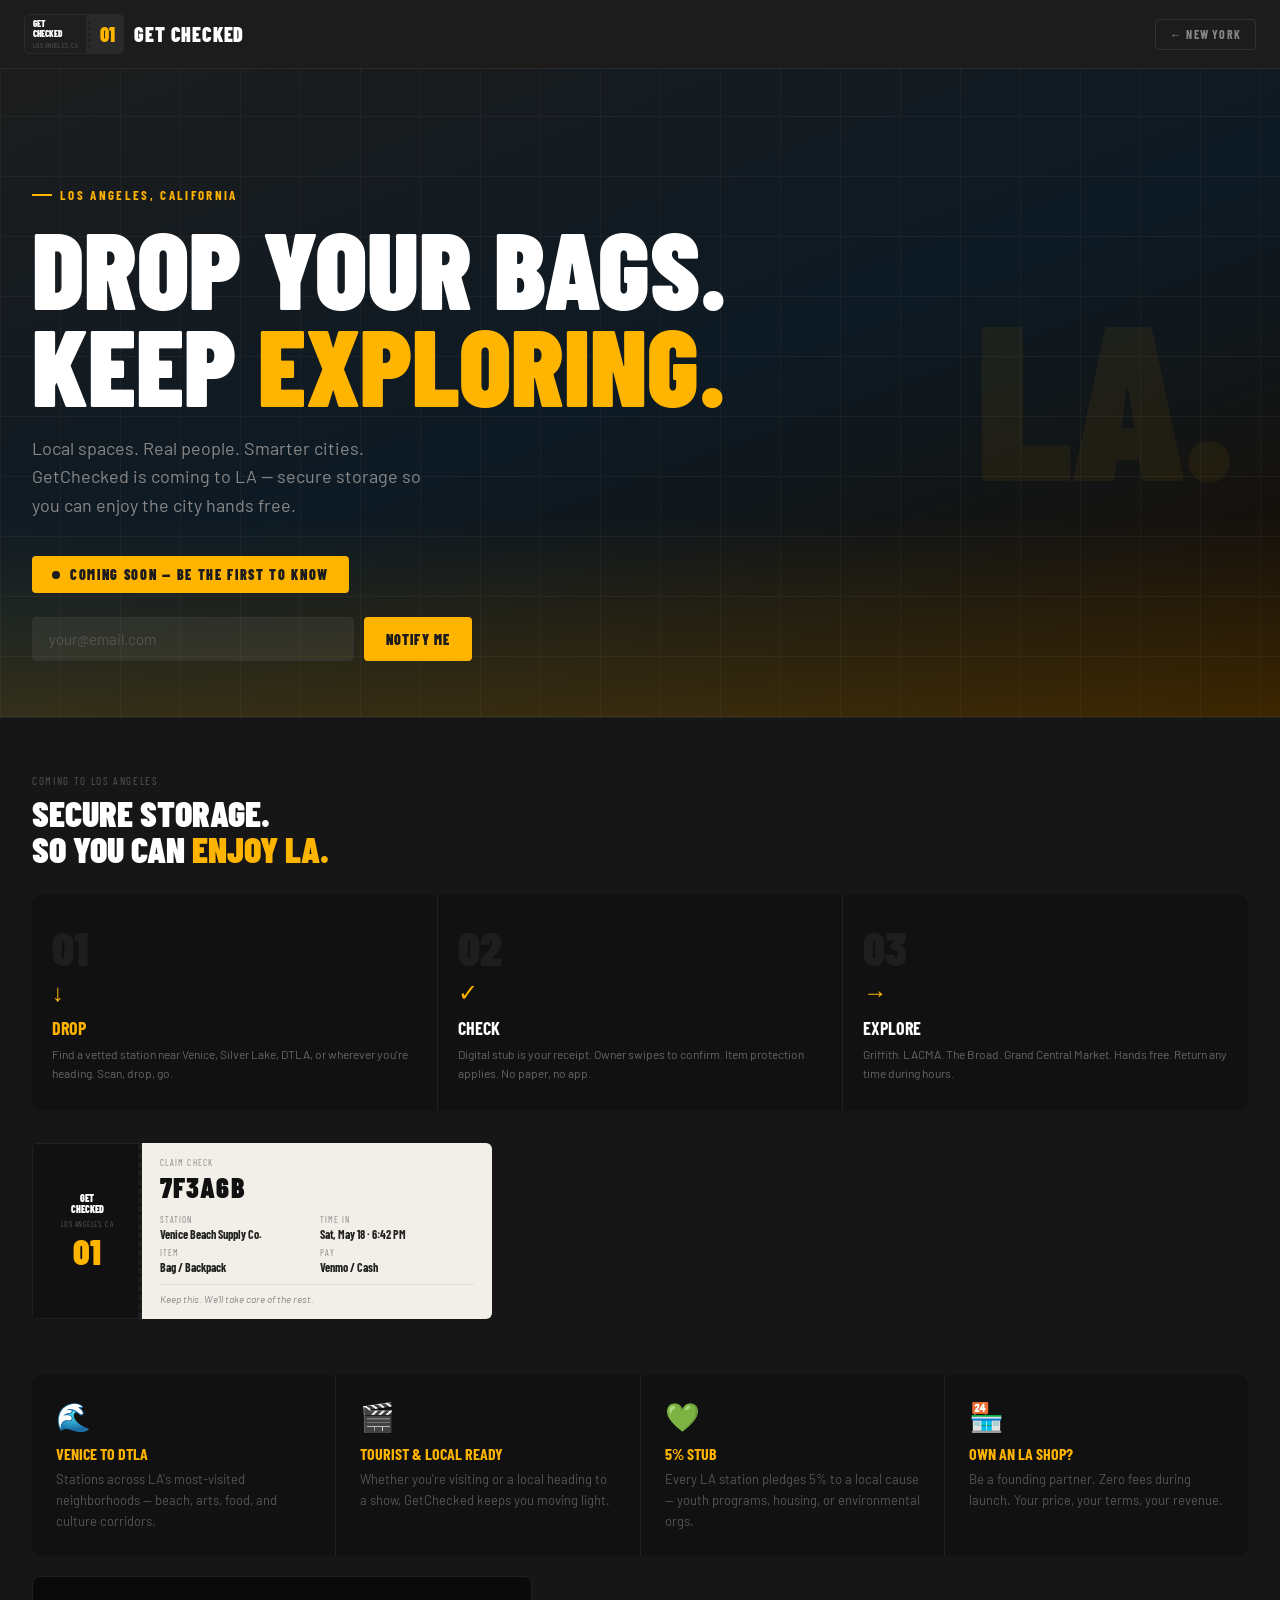
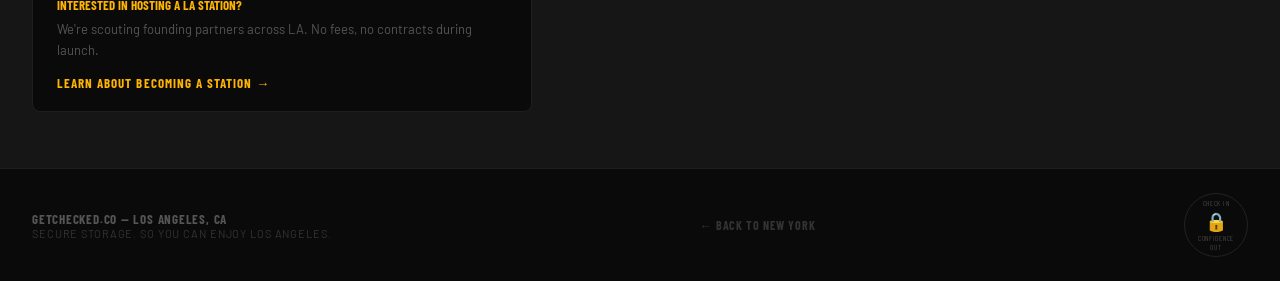
<file: public/cities/la/index.html>
<!DOCTYPE html>
<html lang="en">
<head>
  <meta charset="UTF-8">
  <meta name="viewport" content="width=device-width, initial-scale=1.0">
  <title>GetChecked Los Angeles — Coming Soon</title>
  <meta name="description" content="GetChecked is coming to Los Angeles. Drop your bags. Keep exploring.">
  <meta property="og:title" content="GetChecked Los Angeles — Coming Soon">
  <meta property="og:description" content="Secure storage so you can enjoy LA. Launching soon.">
  <link rel="icon" href="/favicon.svg" type="image/svg+xml">
  <link rel="stylesheet" href="https://fonts.googleapis.com/css2?family=Barlow+Condensed:wght@400;700;900&family=Barlow:wght@400;500;600&display=swap">
  <style>
    :root {
      --asphalt:  #1C1C1C;
      --concrete: #B7B7B7;
      --gold:     #FFB400;
      --pacific:  #245B7A;
      --palm:     #2E7D6B;
      --offwhite: #F2EFE8;
      --white:    #FFFFFF;
      --font-d:   'Barlow Condensed', sans-serif;
      --font-b:   'Barlow', sans-serif;
    }
    *, *::before, *::after { box-sizing: border-box; margin: 0; padding: 0; }
    html { -webkit-font-smoothing: antialiased; }
    body { font-family: var(--font-b); background: var(--asphalt); color: var(--white); min-height: 100vh; overflow-x: hidden; }

    /* ── Nav ── */
    .nav {
      display: flex; align-items: center; justify-content: space-between;
      padding: 14px 24px; border-bottom: 1px solid #2a2a2a;
      background: var(--asphalt); position: sticky; top: 0; z-index: 100;
    }
    .stub-logo { display: flex; align-items: center; gap: 10px; text-decoration: none; }
    .stub-icon { display: flex; align-items: stretch; background: #1e1e1e; border: 1px solid #2a2a2a; border-radius: 5px; overflow: hidden; height: 40px; }
    .stub-icon-left { padding: 5px 8px; display: flex; flex-direction: column; justify-content: center; }
    .stub-icon-left span { font-family: var(--font-d); font-weight: 900; font-size: 9px; color: var(--white); text-transform: uppercase; line-height: 1.1; }
    .stub-icon-left small { font-family: var(--font-d); font-size: 7px; color: #555; text-transform: uppercase; letter-spacing: .06em; margin-top: 2px; display: block; }
    .stub-icon-perf { width: 6px; display: flex; flex-direction: column; justify-content: space-around; align-items: center; padding: 4px 0; background: #2a2a2a; }
    .stub-icon-perf span { width: 3px; height: 3px; background: var(--asphalt); border-radius: 50%; display: block; }
    .stub-icon-right { padding: 4px 8px; display: flex; align-items: center; background: #2a2a2a; }
    .stub-icon-right span { font-family: var(--font-d); font-weight: 900; font-size: 20px; color: var(--gold); line-height: 1; }
    .stub-wordmark { font-family: var(--font-d); font-weight: 900; font-size: 20px; letter-spacing: .04em; text-transform: uppercase; color: var(--white); }
    .nav-back { font-family: var(--font-d); font-weight: 700; font-size: 12px; letter-spacing: .1em; text-transform: uppercase; color: #888; text-decoration: none; border: 1px solid #333; border-radius: 4px; padding: 7px 14px; }
    .nav-back:hover { border-color: var(--gold); color: var(--gold); }

    /* ── Hero ── */
    .hero {
      min-height: 72vh; display: flex; flex-direction: column;
      justify-content: flex-end; padding: 60px 32px 56px;
      position: relative; overflow: hidden;
      background: linear-gradient(160deg, #1C1C1C 0%, #0d1a24 50%, #1a0d00 100%);
    }
    .hero-sunset {
      position: absolute; bottom: 0; left: 0; right: 0; height: 200px;
      background: linear-gradient(to top, rgba(255,180,0,.15) 0%, transparent 100%);
      pointer-events: none;
    }
    .hero-grid-lines {
      position: absolute; top: 0; left: 0; right: 0; bottom: 0;
      opacity: .04; pointer-events: none;
      background-image: repeating-linear-gradient(0deg, #fff 0px, #fff 1px, transparent 1px, transparent 60px),
                        repeating-linear-gradient(90deg, #fff 0px, #fff 1px, transparent 1px, transparent 60px);
    }
    .hero-eyebrow {
      font-family: var(--font-d); font-weight: 700; font-size: 13px;
      letter-spacing: .18em; text-transform: uppercase; color: var(--gold);
      margin-bottom: 16px; display: flex; align-items: center; gap: 8px; position: relative;
    }
    .hero-eyebrow::before { content: ''; display: inline-block; width: 20px; height: 2px; background: var(--gold); }
    .hero h1 {
      font-family: var(--font-d); font-weight: 900;
      font-size: clamp(56px, 11vw, 108px);
      line-height: .9; text-transform: uppercase; color: var(--white);
      margin-bottom: 20px; position: relative;
    }
    .hero h1 em { color: var(--gold); font-style: normal; }
    .hero-sub { font-size: 18px; color: #888; max-width: 420px; line-height: 1.6; margin-bottom: 36px; position: relative; }

    /* ── LA monogram ── */
    .la-mono {
      position: absolute; right: 48px; top: 50%; transform: translateY(-50%);
      font-family: var(--font-d); font-weight: 900; font-size: clamp(120px, 18vw, 220px);
      color: rgba(255,180,0,.06); line-height: 1; pointer-events: none; user-select: none;
      letter-spacing: -.02em;
    }

    /* ── Coming soon badge ── */
    .cs-badge {
      display: inline-flex; align-items: center; gap: 10px;
      background: var(--gold); color: var(--asphalt);
      font-family: var(--font-d); font-weight: 900; font-size: 14px;
      letter-spacing: .12em; text-transform: uppercase;
      padding: 10px 20px; border-radius: 4px; margin-bottom: 24px; position: relative;
    }
    .cs-dot { width: 8px; height: 8px; background: var(--asphalt); border-radius: 50%; animation: pulse 2s infinite; }
    @keyframes pulse { 0%,100%{opacity:1} 50%{opacity:.3} }

    /* ── Notify form ── */
    .notify-form { display: flex; gap: 10px; max-width: 440px; flex-wrap: wrap; position: relative; }
    .notify-input {
      flex: 1; min-width: 200px; background: rgba(255,255,255,.06);
      border: 1.5px solid #333; border-radius: 4px;
      padding: 12px 16px; color: var(--white); font-family: var(--font-b);
      font-size: 15px; outline: none;
    }
    .notify-input::placeholder { color: #555; }
    .notify-input:focus { border-color: var(--gold); }
    .notify-btn {
      background: var(--gold); color: var(--asphalt); font-family: var(--font-d);
      font-weight: 900; font-size: 14px; letter-spacing: .08em; text-transform: uppercase;
      padding: 12px 22px; border: none; border-radius: 4px; cursor: pointer; transition: opacity .15s;
    }
    .notify-btn:hover { opacity: .88; }

    /* ── Preview section ── */
    .preview-section { padding: 56px 32px; background: #161616; border-top: 1px solid #222; }
    .section-label { font-family: var(--font-d); font-size: 11px; letter-spacing: .15em; text-transform: uppercase; color: #555; margin-bottom: 8px; }
    .section-head { font-family: var(--font-d); font-weight: 900; font-size: 36px; text-transform: uppercase; color: var(--white); margin-bottom: 28px; line-height: 1; }
    .section-head em { color: var(--gold); font-style: normal; }

    .pillars { display: grid; grid-template-columns: repeat(3, 1fr); gap: 1px; background: #222; border-radius: 8px; overflow: hidden; margin-bottom: 32px; }
    .pillar { background: #111; padding: 28px 20px; }
    .pillar-num { font-family: var(--font-d); font-weight: 900; font-size: 48px; color: #1e1e1e; line-height: 1; margin-bottom: 6px; }
    .pillar-icon { font-size: 24px; color: var(--gold); margin-bottom: 10px; }
    .pillar-head { font-family: var(--font-d); font-weight: 700; font-size: 18px; text-transform: uppercase; margin-bottom: 6px; }
    .pillar-head.gold { color: var(--gold); }
    .pillar-body { font-size: 12px; color: #666; line-height: 1.6; }

    /* ── Stub preview ── */
    .stub-preview { display: flex; max-width: 460px; border-radius: 6px; overflow: hidden; }
    .stub-l { background: #111; border: 1px solid #222; padding: 18px 14px; min-width: 110px; display: flex; flex-direction: column; align-items: center; justify-content: center; position: relative; }
    .stub-l::after { content: ''; position: absolute; right: 0; top: 0; bottom: 0; border-right: 3px dashed #1e1e1e; }
    .stub-l-logo { font-family: var(--font-d); font-weight: 900; font-size: 10px; color: var(--white); text-transform: uppercase; text-align: center; line-height: 1.1; margin-bottom: 4px; }
    .stub-l-city { font-family: var(--font-d); font-size: 8px; color: #555; text-transform: uppercase; letter-spacing: .06em; margin-bottom: 4px; }
    .stub-l-num { font-family: var(--font-d); font-weight: 900; font-size: 36px; color: var(--gold); line-height: 1; }
    .stub-r { background: #f2efe8; padding: 14px 18px; flex: 1; }
    .stub-r-label { font-size: 9px; text-transform: uppercase; letter-spacing: .12em; color: #888; margin-bottom: 2px; font-family: var(--font-d); }
    .stub-r-code { font-family: var(--font-d); font-weight: 900; font-size: 28px; color: #111; letter-spacing: .04em; margin-bottom: 10px; }
    .stub-r-grid { display: grid; grid-template-columns: 1fr 1fr; gap: 6px; }
    .stub-r-val { font-family: var(--font-d); font-weight: 700; font-size: 12px; color: #222; }
    .stub-r-foot { font-size: 10px; color: #888; border-top: 1px solid #e2dfd6; padding-top: 8px; margin-top: 10px; font-style: italic; }

    /* ── Why LA ── */
    .why-section { padding: 0 32px 56px; background: #161616; }
    .why-grid { display: grid; grid-template-columns: repeat(auto-fit, minmax(200px, 1fr)); gap: 1px; background: #222; border-radius: 8px; overflow: hidden; }
    .why-item { background: #111; padding: 24px; }
    .why-icon { font-size: 28px; margin-bottom: 10px; }
    .why-head { font-family: var(--font-d); font-weight: 700; font-size: 16px; text-transform: uppercase; color: var(--gold); margin-bottom: 6px; }
    .why-body { font-size: 13px; color: #555; line-height: 1.6; }

    /* ── Footer ── */
    .footer { border-top: 1px solid #1e1e1e; padding: 24px 32px; display: flex; justify-content: space-between; align-items: center; flex-wrap: wrap; gap: 12px; background: #0a0a0a; }
    .footer-brand { font-family: var(--font-d); font-weight: 700; font-size: 13px; color: #555; text-transform: uppercase; letter-spacing: .06em; }
    .footer-tag { font-size: 11px; color: #333; text-transform: uppercase; letter-spacing: .08em; }
    .footer-seal { width: 64px; height: 64px; border-radius: 50%; border: 1.5px solid #222; display: flex; flex-direction: column; align-items: center; justify-content: center; text-align: center; padding: 8px; }
    .footer-seal-text { font-family: var(--font-d); font-size: 7px; letter-spacing: .1em; text-transform: uppercase; color: #444; line-height: 1.3; }

    @media (max-width: 600px) {
      .hero { padding: 48px 20px 40px; min-height: auto; padding-top: 80px; }
      .preview-section, .why-section { padding-left: 20px; padding-right: 20px; }
      .pillars { grid-template-columns: 1fr; }
      .la-mono { display: none; }
      .stub-wordmark { display: none; }
    }
  </style>
</head>
<body>

<nav class="nav">
  <a href="/" class="stub-logo">
    <div class="stub-icon">
      <div class="stub-icon-left"><span>GET<br>CHECKED</span><small>Los Angeles, CA</small></div>
      <div class="stub-icon-perf"><span></span><span></span><span></span><span></span><span></span></div>
      <div class="stub-icon-right"><span>01</span></div>
    </div>
    <span class="stub-wordmark">Get Checked</span>
  </a>
  <a href="/" class="nav-back">← New York</a>
</nav>

<section class="hero">
  <div class="hero-grid-lines" aria-hidden="true"></div>
  <div class="hero-sunset" aria-hidden="true"></div>
  <div class="la-mono" aria-hidden="true">LA.</div>
  <div style="position:relative;z-index:1">
    <div class="hero-eyebrow">Los Angeles, California</div>
    <h1>Drop your bags.<br>Keep <em>exploring.</em></h1>
    <p class="hero-sub">Local spaces. Real people. Smarter cities. GetChecked is coming to LA — secure storage so you can enjoy the city hands free.</p>
    <div class="cs-badge"><span class="cs-dot"></span>Coming soon — be the first to know</div>
    <form class="notify-form" name="la-notify" method="POST" data-netlify="true" action="/cities/la/thanks">
      <input type="hidden" name="form-name" value="la-notify">
      <input class="notify-input" name="email" type="email" placeholder="your@email.com" required>
      <input type="hidden" name="city" value="Los Angeles">
      <button type="submit" class="notify-btn">Notify me</button>
    </form>
  </div>
</section>

<section class="preview-section">
  <div class="section-label">Coming to Los Angeles</div>
  <h2 class="section-head">Secure storage.<br>So you can <em>enjoy LA.</em></h2>

  <div class="pillars">
    <div class="pillar">
      <div class="pillar-num">01</div>
      <div class="pillar-icon">↓</div>
      <div class="pillar-head gold">Drop</div>
      <p class="pillar-body">Find a vetted station near Venice, Silver Lake, DTLA, or wherever you're heading. Scan, drop, go.</p>
    </div>
    <div class="pillar">
      <div class="pillar-num">02</div>
      <div class="pillar-icon">✓</div>
      <div class="pillar-head">Check</div>
      <p class="pillar-body">Digital stub is your receipt. Owner swipes to confirm. Item protection applies. No paper, no app.</p>
    </div>
    <div class="pillar">
      <div class="pillar-num">03</div>
      <div class="pillar-icon">→</div>
      <div class="pillar-head">Explore</div>
      <p class="pillar-body">Griffith. LACMA. The Broad. Grand Central Market. Hands free. Return any time during hours.</p>
    </div>
  </div>

  <div class="stub-preview">
    <div class="stub-l">
      <div class="stub-l-logo">GET<br>CHECKED</div>
      <div class="stub-l-city">LOS ANGELES, CA</div>
      <div class="stub-l-num">01</div>
    </div>
    <div class="stub-r">
      <div class="stub-r-label">Claim check</div>
      <div class="stub-r-code">7F3A6B</div>
      <div class="stub-r-grid">
        <div><div class="stub-r-label">Station</div><div class="stub-r-val">Venice Beach Supply Co.</div></div>
        <div><div class="stub-r-label">Time in</div><div class="stub-r-val">Sat, May 18 · 6:42 PM</div></div>
        <div><div class="stub-r-label">Item</div><div class="stub-r-val">Bag / Backpack</div></div>
        <div><div class="stub-r-label">Pay</div><div class="stub-r-val">Venmo / Cash</div></div>
      </div>
      <div class="stub-r-foot">Keep this. We'll take care of the rest.</div>
    </div>
  </div>
</section>

<section class="why-section">
  <div class="why-grid">
    <div class="why-item">
      <div class="why-icon">🌊</div>
      <div class="why-head">Venice to DTLA</div>
      <div class="why-body">Stations across LA's most-visited neighborhoods — beach, arts, food, and culture corridors.</div>
    </div>
    <div class="why-item">
      <div class="why-icon">🎬</div>
      <div class="why-head">Tourist & local ready</div>
      <div class="why-body">Whether you're visiting or a local heading to a show, GetChecked keeps you moving light.</div>
    </div>
    <div class="why-item">
      <div class="why-icon">💚</div>
      <div class="why-head">5% Stub</div>
      <div class="why-body">Every LA station pledges 5% to a local cause — youth programs, housing, or environmental orgs.</div>
    </div>
    <div class="why-item">
      <div class="why-icon">🏪</div>
      <div class="why-head">Own an LA shop?</div>
      <div class="why-body">Be a founding partner. Zero fees during launch. Your price, your terms, your revenue.</div>
    </div>
  </div>
  <div style="margin-top:20px;padding:20px 24px;background:#0a0a0a;border:1px solid #1e1e1e;border-radius:8px;max-width:500px">
    <div style="font-family:var(--font-d);font-weight:700;font-size:13px;text-transform:uppercase;color:var(--gold);margin-bottom:6px">Interested in hosting a LA station?</div>
    <p style="font-size:13px;color:#555;line-height:1.6;margin-bottom:12px">We're scouting founding partners across LA. No fees, no contracts during launch.</p>
    <a href="/partner" style="font-family:var(--font-d);font-weight:700;font-size:13px;text-transform:uppercase;letter-spacing:.08em;color:var(--gold);text-decoration:none">Learn about becoming a station →</a>
  </div>
</section>

<footer class="footer">
  <div>
    <div class="footer-brand">getchecked.co — Los Angeles, CA</div>
    <div class="footer-tag">Secure storage. So you can enjoy Los Angeles.</div>
  </div>
  <a href="/" style="font-family:var(--font-d);font-weight:700;font-size:12px;color:#333;text-decoration:none;text-transform:uppercase;letter-spacing:.08em">← Back to New York</a>
  <div class="footer-seal">
    <div class="footer-seal-text">CHECK IN</div>
    <div style="font-size:18px;color:#444;margin:2px 0">🔒</div>
    <div class="footer-seal-text">CONFIDENCE OUT</div>
  </div>
</footer>

</body>
</html>
</file>
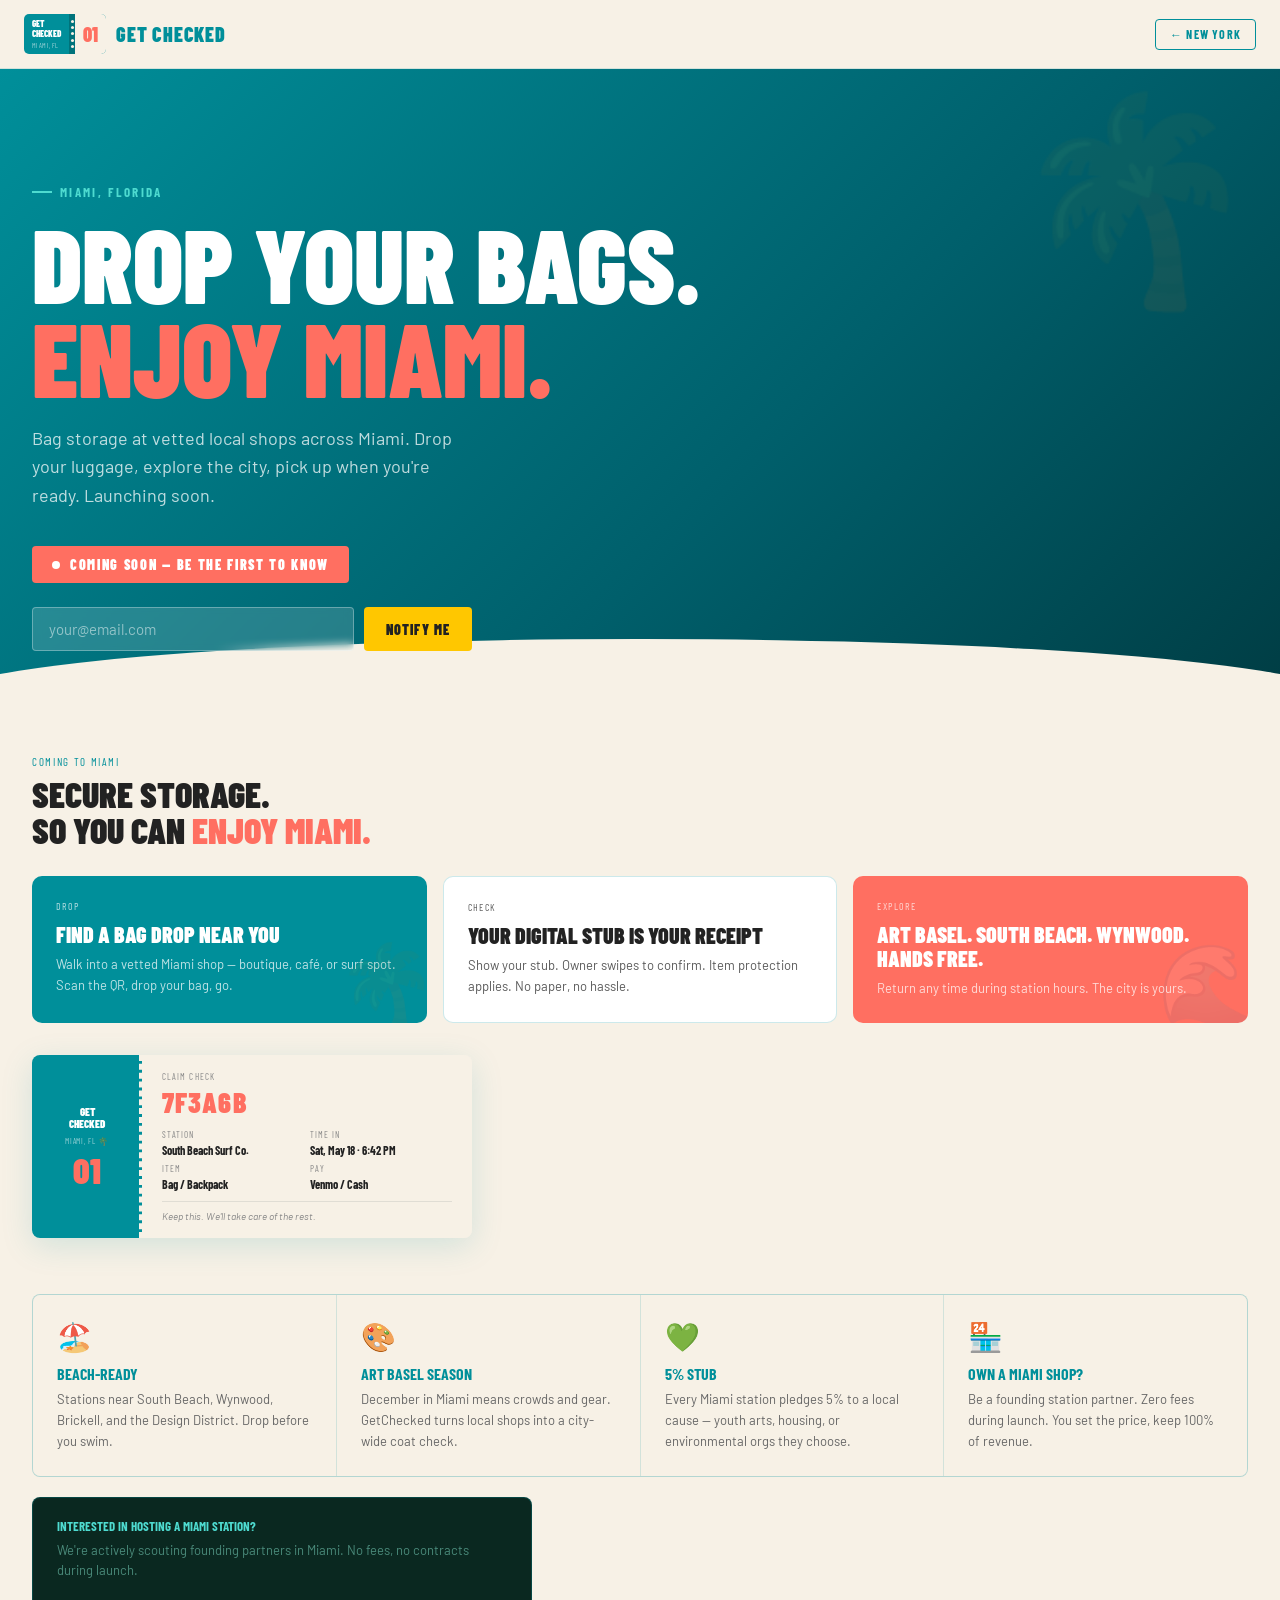
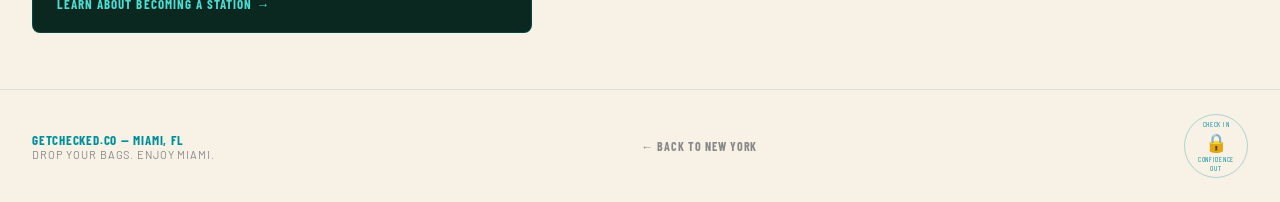
<file: public/cities/miami/index.html>
<!DOCTYPE html>
<html lang="en">
<head>
  <meta charset="UTF-8">
  <meta name="viewport" content="width=device-width, initial-scale=1.0">
  <title>GetChecked Miami — Secure Bag Storage. Hands Free in Miami.</title>
  <meta name="description" content="GetChecked is coming to Miami. Drop your bags at a local shop and explore the city hands free.">
  <meta property="og:title" content="GetChecked Miami — Drop your bags. Enjoy Miami.">
  <meta property="og:description" content="Secure storage so you can enjoy Miami. Launching soon.">
  <link rel="icon" href="/favicon.svg" type="image/svg+xml">
  <link rel="preconnect" href="https://fonts.googleapis.com">
  <link rel="stylesheet" href="https://fonts.googleapis.com/css2?family=Barlow+Condensed:wght@400;700;900&family=Barlow:wght@400;500;600&display=swap">
  <style>
    :root {
      --teal:   #008F9A;
      --aqua:   #4EDBD0;
      --coral:  #FF6F61;
      --pink:   #FF4FA3;
      --sun:    #FFC700;
      --sand:   #F7F1E6;
      --char:   #222222;
      --white:  #FFFFFF;
      --font-d: 'Barlow Condensed', sans-serif;
      --font-b: 'Barlow', sans-serif;
    }
    *, *::before, *::after { box-sizing: border-box; margin: 0; padding: 0; }
    html { -webkit-font-smoothing: antialiased; }

    body {
      font-family: var(--font-b);
      background: var(--sand);
      color: var(--char);
      min-height: 100vh;
      overflow-x: hidden;
    }

    /* ── Nav ── */
    .nav {
      display: flex; align-items: center; justify-content: space-between;
      padding: 14px 24px; border-bottom: 1px solid rgba(0,143,154,.15);
      background: var(--sand); position: sticky; top: 0; z-index: 100;
    }
    .stub-logo { display: flex; align-items: center; gap: 10px; text-decoration: none; }
    .stub-icon {
      display: flex; align-items: stretch; background: var(--teal);
      border-radius: 5px; overflow: hidden; height: 40px;
    }
    .stub-icon-left { padding: 5px 8px; display: flex; flex-direction: column; justify-content: center; }
    .stub-icon-left span { font-family: var(--font-d); font-weight: 900; font-size: 9px; color: var(--white); text-transform: uppercase; line-height: 1.1; }
    .stub-icon-left small { font-family: var(--font-d); font-size: 7px; color: rgba(255,255,255,.6); text-transform: uppercase; letter-spacing: .06em; margin-top: 2px; display: block; }
    .stub-icon-perf { width: 6px; display: flex; flex-direction: column; justify-content: space-around; align-items: center; padding: 4px 0; background: rgba(0,0,0,.2); }
    .stub-icon-perf span { width: 3px; height: 3px; background: var(--sand); border-radius: 50%; display: block; }
    .stub-icon-right { padding: 4px 8px; display: flex; align-items: center; background: var(--sand); }
    .stub-icon-right span { font-family: var(--font-d); font-weight: 900; font-size: 20px; color: var(--coral); line-height: 1; }
    .stub-wordmark { font-family: var(--font-d); font-weight: 900; font-size: 20px; letter-spacing: .04em; text-transform: uppercase; color: var(--teal); }
    .nav-back { font-family: var(--font-d); font-weight: 700; font-size: 12px; letter-spacing: .1em; text-transform: uppercase; color: var(--teal); text-decoration: none; border: 1.5px solid var(--teal); border-radius: 4px; padding: 7px 14px; }
    .nav-back:hover { background: var(--teal); color: var(--white); }

    /* ── Hero ── */
    .hero {
      min-height: 70vh; display: flex; flex-direction: column;
      justify-content: flex-end; padding: 60px 32px 48px;
      position: relative; overflow: hidden;
      background: linear-gradient(135deg, var(--teal) 0%, #005f6b 60%, #003d44 100%);
    }
    .hero-palms {
      position: absolute; top: 0; right: 0; bottom: 0; left: 0;
      opacity: .08; font-size: 200px; display: flex; align-items: flex-start;
      justify-content: flex-end; padding: 20px; pointer-events: none;
      user-select: none; line-height: 1;
    }
    .hero-waves {
      position: absolute; bottom: 0; left: 0; right: 0; height: 60px;
      background: var(--sand); clip-path: ellipse(55% 100% at 50% 100%);
    }
    .hero-eyebrow {
      font-family: var(--font-d); font-weight: 700; font-size: 13px;
      letter-spacing: .18em; text-transform: uppercase; color: var(--aqua);
      margin-bottom: 16px; display: flex; align-items: center; gap: 8px;
    }
    .hero-eyebrow::before { content: ''; display: inline-block; width: 20px; height: 2px; background: var(--aqua); }
    .hero h1 {
      font-family: var(--font-d); font-weight: 900; font-size: clamp(56px, 11vw, 104px);
      line-height: .9; text-transform: uppercase; color: var(--white);
      margin-bottom: 20px; position: relative;
    }
    .hero h1 em { color: var(--coral); font-style: normal; }
    .hero-sub { font-size: 18px; color: rgba(255,255,255,.75); max-width: 420px; line-height: 1.6; margin-bottom: 36px; }

    /* ── Coming soon badge ── */
    .cs-badge {
      display: inline-flex; align-items: center; gap: 10px;
      background: var(--coral); color: var(--white);
      font-family: var(--font-d); font-weight: 900; font-size: 14px;
      letter-spacing: .12em; text-transform: uppercase;
      padding: 10px 20px; border-radius: 4px; margin-bottom: 24px;
    }
    .cs-dot { width: 8px; height: 8px; background: var(--white); border-radius: 50%; animation: pulse 2s infinite; }
    @keyframes pulse { 0%,100%{opacity:1} 50%{opacity:.3} }

    /* ── Notify form ── */
    .notify-form { display: flex; gap: 10px; max-width: 440px; flex-wrap: wrap; }
    .notify-input {
      flex: 1; min-width: 200px; background: rgba(255,255,255,.15);
      border: 1.5px solid rgba(255,255,255,.3); border-radius: 4px;
      padding: 12px 16px; color: var(--white); font-family: var(--font-b);
      font-size: 15px; outline: none; backdrop-filter: blur(4px);
    }
    .notify-input::placeholder { color: rgba(255,255,255,.5); }
    .notify-input:focus { border-color: var(--aqua); }
    .notify-btn {
      background: var(--sun); color: var(--char); font-family: var(--font-d);
      font-weight: 900; font-size: 14px; letter-spacing: .08em; text-transform: uppercase;
      padding: 12px 22px; border: none; border-radius: 4px; cursor: pointer;
      transition: opacity .15s;
    }
    .notify-btn:hover { opacity: .88; }
    .notify-thanks { display: none; font-family: var(--font-d); font-weight: 700; font-size: 14px; color: var(--aqua); letter-spacing: .1em; text-transform: uppercase; margin-top: 8px; }

    /* ── Brand preview ── */
    .brand-section { padding: 56px 32px; background: var(--sand); }
    .section-label { font-family: var(--font-d); font-size: 11px; letter-spacing: .15em; text-transform: uppercase; color: var(--teal); margin-bottom: 8px; }
    .section-head { font-family: var(--font-d); font-weight: 900; font-size: 36px; text-transform: uppercase; color: var(--char); margin-bottom: 28px; line-height: 1; }
    .section-head em { color: var(--coral); font-style: normal; }

    .preview-grid { display: grid; grid-template-columns: repeat(auto-fit, minmax(240px, 1fr)); gap: 16px; }
    .preview-card {
      border-radius: 10px; padding: 24px; position: relative; overflow: hidden;
    }
    .preview-card.teal { background: var(--teal); color: var(--white); }
    .preview-card.sand { background: var(--white); border: 1.5px solid rgba(0,143,154,.2); color: var(--char); }
    .preview-card.coral { background: var(--coral); color: var(--white); }
    .preview-card-label { font-family: var(--font-d); font-size: 10px; letter-spacing: .14em; text-transform: uppercase; opacity: .7; margin-bottom: 10px; }
    .preview-card-head { font-family: var(--font-d); font-weight: 900; font-size: 22px; text-transform: uppercase; line-height: 1.1; margin-bottom: 8px; }
    .preview-card-body { font-size: 13px; opacity: .75; line-height: 1.6; }
    .palm-deco { position: absolute; right: -10px; bottom: -10px; font-size: 80px; opacity: .08; pointer-events: none; user-select: none; }

    /* ── Stub preview ── */
    .stub-preview {
      display: flex; max-width: 440px; border-radius: 8px;
      overflow: hidden; margin-top: 32px; box-shadow: 0 8px 32px rgba(0,143,154,.15);
    }
    .stub-l {
      background: var(--teal); padding: 20px 16px; min-width: 110px;
      display: flex; flex-direction: column; align-items: center;
      justify-content: center; position: relative;
    }
    .stub-l::after { content: ''; position: absolute; right: 0; top: 0; bottom: 0; border-right: 3px dashed var(--sand); }
    .stub-l-logo { font-family: var(--font-d); font-weight: 900; font-size: 11px; color: var(--white); text-transform: uppercase; text-align: center; line-height: 1.1; margin-bottom: 6px; }
    .stub-l-city { font-family: var(--font-d); font-size: 8px; color: rgba(255,255,255,.6); text-transform: uppercase; letter-spacing: .08em; margin-bottom: 6px; }
    .stub-l-num { font-family: var(--font-d); font-weight: 900; font-size: 36px; color: var(--coral); line-height: 1; }
    .stub-r { background: var(--sand); padding: 16px 20px; flex: 1; }
    .stub-r-label { font-size: 9px; text-transform: uppercase; letter-spacing: .12em; color: #888; margin-bottom: 3px; font-family: var(--font-d); }
    .stub-r-code { font-family: var(--font-d); font-weight: 900; font-size: 28px; color: var(--teal); letter-spacing: .04em; margin-bottom: 10px; }
    .stub-r-grid { display: grid; grid-template-columns: 1fr 1fr; gap: 6px; }
    .stub-r-val { font-family: var(--font-d); font-weight: 700; font-size: 12px; color: var(--char); }
    .stub-r-foot { font-size: 10px; color: #888; border-top: 1px solid #e0ddd4; padding-top: 8px; margin-top: 10px; font-style: italic; }

    /* ── Why Miami ── */
    .why-section { padding: 0 32px 56px; }
    .why-grid { display: grid; grid-template-columns: repeat(auto-fit, minmax(200px, 1fr)); gap: 1px; background: rgba(0,143,154,.15); border: 1px solid rgba(0,143,154,.15); border-radius: 8px; overflow: hidden; }
    .why-item { background: var(--sand); padding: 24px; }
    .why-icon { font-size: 28px; margin-bottom: 10px; }
    .why-head { font-family: var(--font-d); font-weight: 700; font-size: 16px; text-transform: uppercase; color: var(--teal); margin-bottom: 6px; }
    .why-body { font-size: 13px; color: #666; line-height: 1.6; }

    /* ── Footer ── */
    .footer {
      border-top: 1px solid rgba(0,143,154,.15); padding: 24px 32px;
      display: flex; justify-content: space-between; align-items: center;
      flex-wrap: wrap; gap: 12px; background: var(--sand);
    }
    .footer-brand { font-family: var(--font-d); font-weight: 700; font-size: 13px; color: var(--teal); text-transform: uppercase; letter-spacing: .06em; }
    .footer-tag { font-size: 11px; color: #888; text-transform: uppercase; letter-spacing: .08em; }
    .footer-seal {
      width: 64px; height: 64px; border-radius: 50%;
      border: 1.5px solid rgba(0,143,154,.3);
      display: flex; flex-direction: column; align-items: center; justify-content: center; text-align: center; padding: 8px;
    }
    .footer-seal-text { font-family: var(--font-d); font-size: 7px; letter-spacing: .1em; text-transform: uppercase; color: var(--teal); line-height: 1.3; }

    @media (max-width: 600px) {
      .hero { padding: 48px 20px 40px; min-height: auto; padding-top: 80px; }
      .brand-section, .why-section { padding-left: 20px; padding-right: 20px; }
      .stub-wordmark { display: none; }
    }
  </style>
</head>
<body>

<nav class="nav">
  <a href="/" class="stub-logo">
    <div class="stub-icon">
      <div class="stub-icon-left"><span>GET<br>CHECKED</span><small>Miami, FL</small></div>
      <div class="stub-icon-perf"><span></span><span></span><span></span><span></span><span></span></div>
      <div class="stub-icon-right"><span>01</span></div>
    </div>
    <span class="stub-wordmark">Get Checked</span>
  </a>
  <a href="/" class="nav-back">← New York</a>
</nav>

<section class="hero">
  <div class="hero-palms" aria-hidden="true">🌴</div>
  <div class="hero-waves" aria-hidden="true"></div>
  <div style="position:relative;z-index:1">
    <div class="hero-eyebrow">Miami, Florida</div>
    <h1>Drop your bags.<br><em>Enjoy Miami.</em></h1>
    <p class="hero-sub">Bag storage at vetted local shops across Miami. Drop your luggage, explore the city, pick up when you're ready. Launching soon.</p>
    <div class="cs-badge"><span class="cs-dot"></span>Coming soon — be the first to know</div>
    <form class="notify-form" name="miami-notify" method="POST" data-netlify="true" action="/cities/miami/thanks">
      <input type="hidden" name="form-name" value="miami-notify">
      <input class="notify-input" name="email" type="email" placeholder="your@email.com" required>
      <input type="hidden" name="city" value="Miami">
      <button type="submit" class="notify-btn">Notify me</button>
    </form>
    <div class="notify-thanks" id="notify-thanks">✓ You're on the list. We'll be in touch.</div>
  </div>
</section>

<section class="brand-section">
  <div class="section-label">Coming to Miami</div>
  <h2 class="section-head">Secure storage.<br>So you can <em>enjoy Miami.</em></h2>

  <div class="preview-grid">
    <div class="preview-card teal">
      <div class="preview-card-label">Drop</div>
      <div class="preview-card-head">Find a bag drop near you</div>
      <div class="preview-card-body">Walk into a vetted Miami shop — boutique, café, or surf spot. Scan the QR, drop your bag, go.</div>
      <div class="palm-deco" aria-hidden="true">🌴</div>
    </div>
    <div class="preview-card sand">
      <div class="preview-card-label">Check</div>
      <div class="preview-card-head">Your digital stub is your receipt</div>
      <div class="preview-card-body">Show your stub. Owner swipes to confirm. Item protection applies. No paper, no hassle.</div>
    </div>
    <div class="preview-card coral">
      <div class="preview-card-label">Explore</div>
      <div class="preview-card-head">Art Basel. South Beach. Wynwood. Hands free.</div>
      <div class="preview-card-body">Return any time during station hours. The city is yours.</div>
      <div class="palm-deco" aria-hidden="true">🌊</div>
    </div>
  </div>

  <!-- Stub preview -->
  <div class="stub-preview">
    <div class="stub-l">
      <div class="stub-l-logo">GET<br>CHECKED</div>
      <div class="stub-l-city">MIAMI, FL 🌴</div>
      <div class="stub-l-num">01</div>
    </div>
    <div class="stub-r">
      <div class="stub-r-label">Claim check</div>
      <div class="stub-r-code" style="color:var(--coral)">7F3A6B</div>
      <div class="stub-r-grid">
        <div><div class="stub-r-label">Station</div><div class="stub-r-val">South Beach Surf Co.</div></div>
        <div><div class="stub-r-label">Time in</div><div class="stub-r-val">Sat, May 18 · 6:42 PM</div></div>
        <div><div class="stub-r-label">Item</div><div class="stub-r-val">Bag / Backpack</div></div>
        <div><div class="stub-r-label">Pay</div><div class="stub-r-val">Venmo / Cash</div></div>
      </div>
      <div class="stub-r-foot">Keep this. We'll take care of the rest.</div>
    </div>
  </div>
</section>

<section class="why-section">
  <div class="why-grid">
    <div class="why-item">
      <div class="why-icon">🏖️</div>
      <div class="why-head">Beach-ready</div>
      <div class="why-body">Stations near South Beach, Wynwood, Brickell, and the Design District. Drop before you swim.</div>
    </div>
    <div class="why-item">
      <div class="why-icon">🎨</div>
      <div class="why-head">Art Basel season</div>
      <div class="why-body">December in Miami means crowds and gear. GetChecked turns local shops into a city-wide coat check.</div>
    </div>
    <div class="why-item">
      <div class="why-icon">💚</div>
      <div class="why-head">5% Stub</div>
      <div class="why-body">Every Miami station pledges 5% to a local cause — youth arts, housing, or environmental orgs they choose.</div>
    </div>
    <div class="why-item">
      <div class="why-icon">🏪</div>
      <div class="why-head">Own a Miami shop?</div>
      <div class="why-body">Be a founding station partner. Zero fees during launch. You set the price, keep 100% of revenue.</div>
    </div>
  </div>
  <div style="margin-top:20px;padding:20px 24px;background:#0a2820;border:1px solid rgba(0,143,154,.3);border-radius:8px;max-width:500px">
    <div style="font-family:var(--font-d);font-weight:700;font-size:13px;text-transform:uppercase;color:#4EDBD0;margin-bottom:6px">Interested in hosting a Miami station?</div>
    <p style="font-size:13px;color:#4a8a7a;line-height:1.6;margin-bottom:12px">We're actively scouting founding partners in Miami. No fees, no contracts during launch.</p>
    <a href="/partner" style="font-family:var(--font-d);font-weight:700;font-size:13px;text-transform:uppercase;letter-spacing:.08em;color:#4EDBD0;text-decoration:none">Learn about becoming a station →</a>
  </div>
</section>

<footer class="footer">
  <div>
    <div class="footer-brand">getchecked.co — Miami, FL</div>
    <div class="footer-tag">Drop your bags. Enjoy Miami.</div>
  </div>
  <a href="/" style="font-family:var(--font-d);font-weight:700;font-size:12px;color:#888;text-decoration:none;text-transform:uppercase;letter-spacing:.08em">← Back to New York</a>
  <div class="footer-seal">
    <div class="footer-seal-text">CHECK IN</div>
    <div style="font-size:18px;color:var(--coral);margin:2px 0">🔒</div>
    <div class="footer-seal-text">CONFIDENCE OUT</div>
  </div>
</footer>

</body>
</html>
</file>
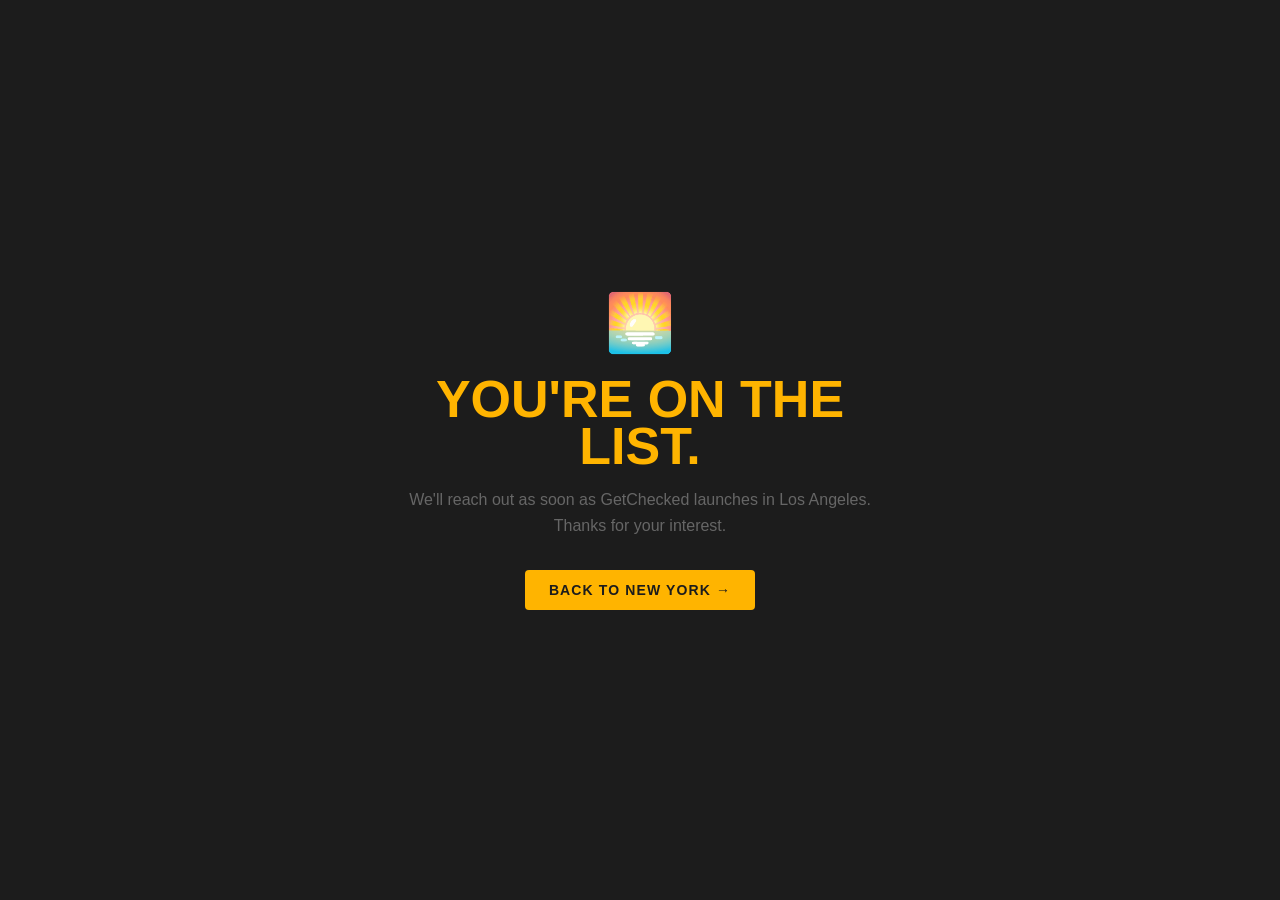
<file: public/cities/la/thanks/index.html>
<!DOCTYPE html><html lang="en"><head><meta charset="UTF-8"><meta name="viewport" content="width=device-width,initial-scale=1"><title>You're on the list — GetChecked LA</title><link rel="icon" href="/favicon.svg" type="image/svg+xml"><style>*{box-sizing:border-box;margin:0;padding:0}body{font-family:'Barlow Condensed',sans-serif;background:#1C1C1C;color:#fff;min-height:100vh;display:flex;align-items:center;justify-content:center;text-align:center;padding:40px 24px}@import url('https://fonts.googleapis.com/css2?family=Barlow+Condensed:wght@700;900&display=swap');.wrap{max-width:480px}.icon{font-size:56px;margin-bottom:20px}.head{font-weight:900;font-size:52px;text-transform:uppercase;line-height:.92;margin-bottom:16px;color:#FFB400}.sub{font-size:16px;color:#666;line-height:1.6;margin-bottom:32px}.btn{display:inline-block;background:#FFB400;color:#1C1C1C;font-weight:900;font-size:14px;letter-spacing:.08em;text-transform:uppercase;padding:12px 24px;border-radius:4px;text-decoration:none}</style></head><body><div class="wrap"><div class="icon">🌅</div><h1 class="head">You're on the list.</h1><p class="sub">We'll reach out as soon as GetChecked launches in Los Angeles. Thanks for your interest.</p><a href="/" class="btn">Back to New York →</a></div></body></html>
</file>
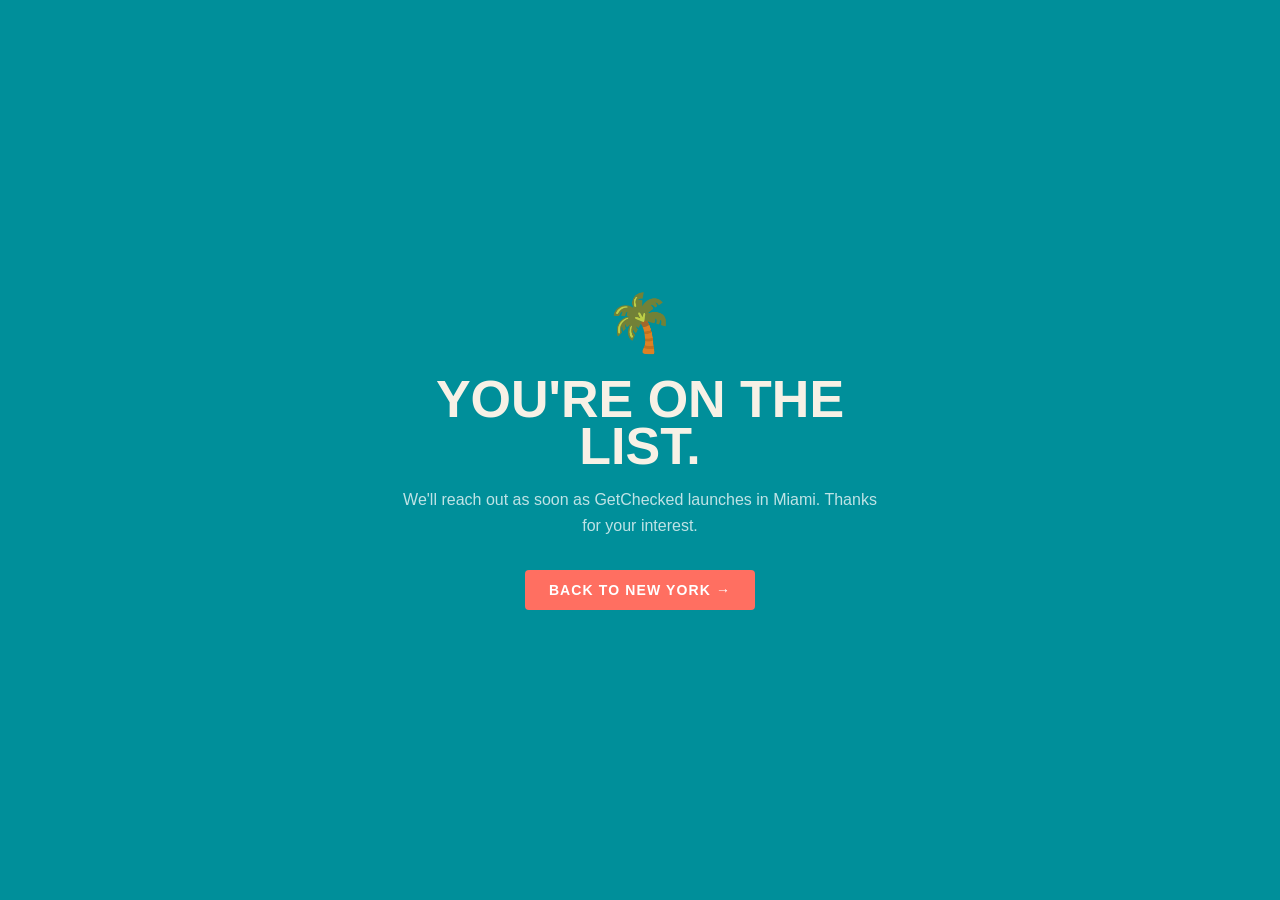
<file: public/cities/miami/thanks/index.html>
<!DOCTYPE html><html lang="en"><head><meta charset="UTF-8"><meta name="viewport" content="width=device-width,initial-scale=1"><title>You're on the list — GetChecked Miami</title><link rel="icon" href="/favicon.svg" type="image/svg+xml"><style>*{box-sizing:border-box;margin:0;padding:0}body{font-family:'Barlow Condensed',sans-serif;background:#008F9A;color:#fff;min-height:100vh;display:flex;align-items:center;justify-content:center;text-align:center;padding:40px 24px}@import url('https://fonts.googleapis.com/css2?family=Barlow+Condensed:wght@700;900&display=swap');.wrap{max-width:480px}.icon{font-size:56px;margin-bottom:20px}.head{font-weight:900;font-size:52px;text-transform:uppercase;line-height:.92;margin-bottom:16px;color:#F7F1E6}.sub{font-size:16px;color:rgba(255,255,255,.75);line-height:1.6;margin-bottom:32px}.btn{display:inline-block;background:#FF6F61;color:#fff;font-weight:900;font-size:14px;letter-spacing:.08em;text-transform:uppercase;padding:12px 24px;border-radius:4px;text-decoration:none}</style></head><body><div class="wrap"><div class="icon">🌴</div><h1 class="head">You're on the list.</h1><p class="sub">We'll reach out as soon as GetChecked launches in Miami. Thanks for your interest.</p><a href="/" class="btn">Back to New York →</a></div></body></html>
</file>
